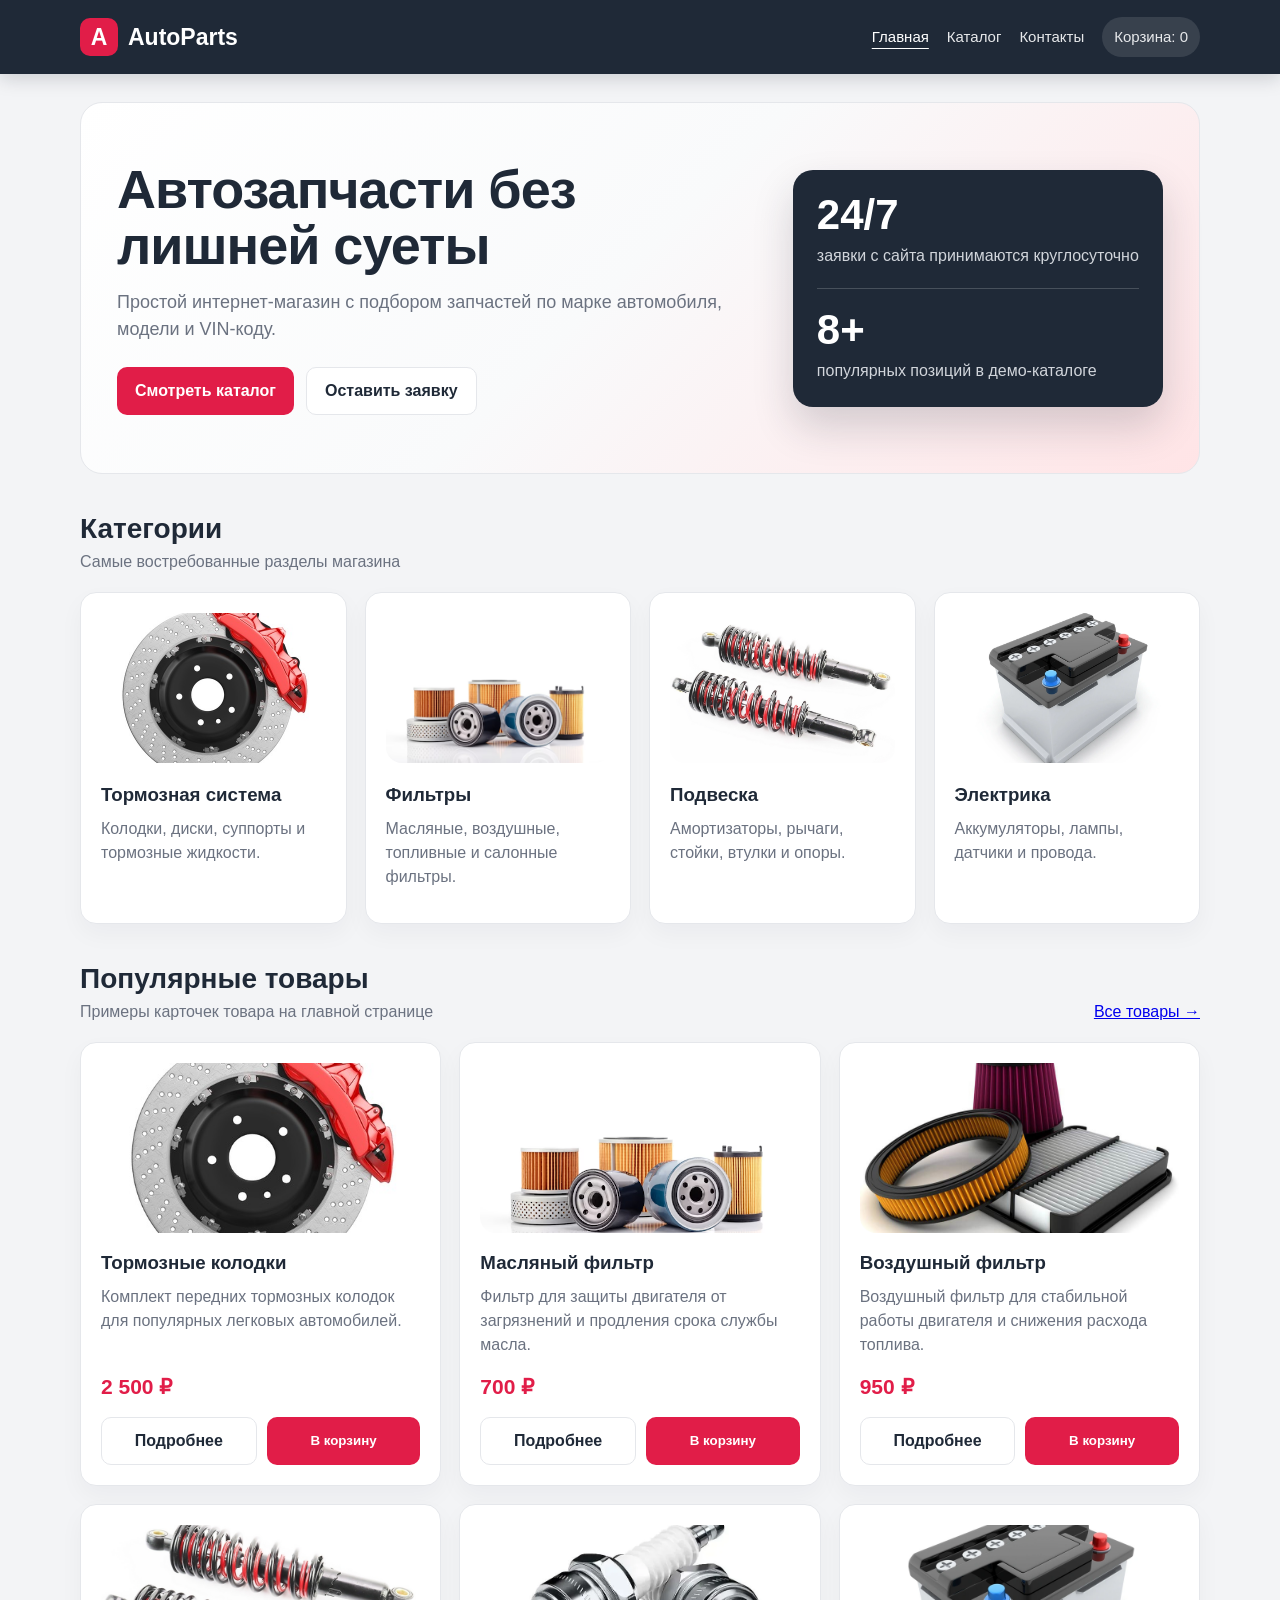
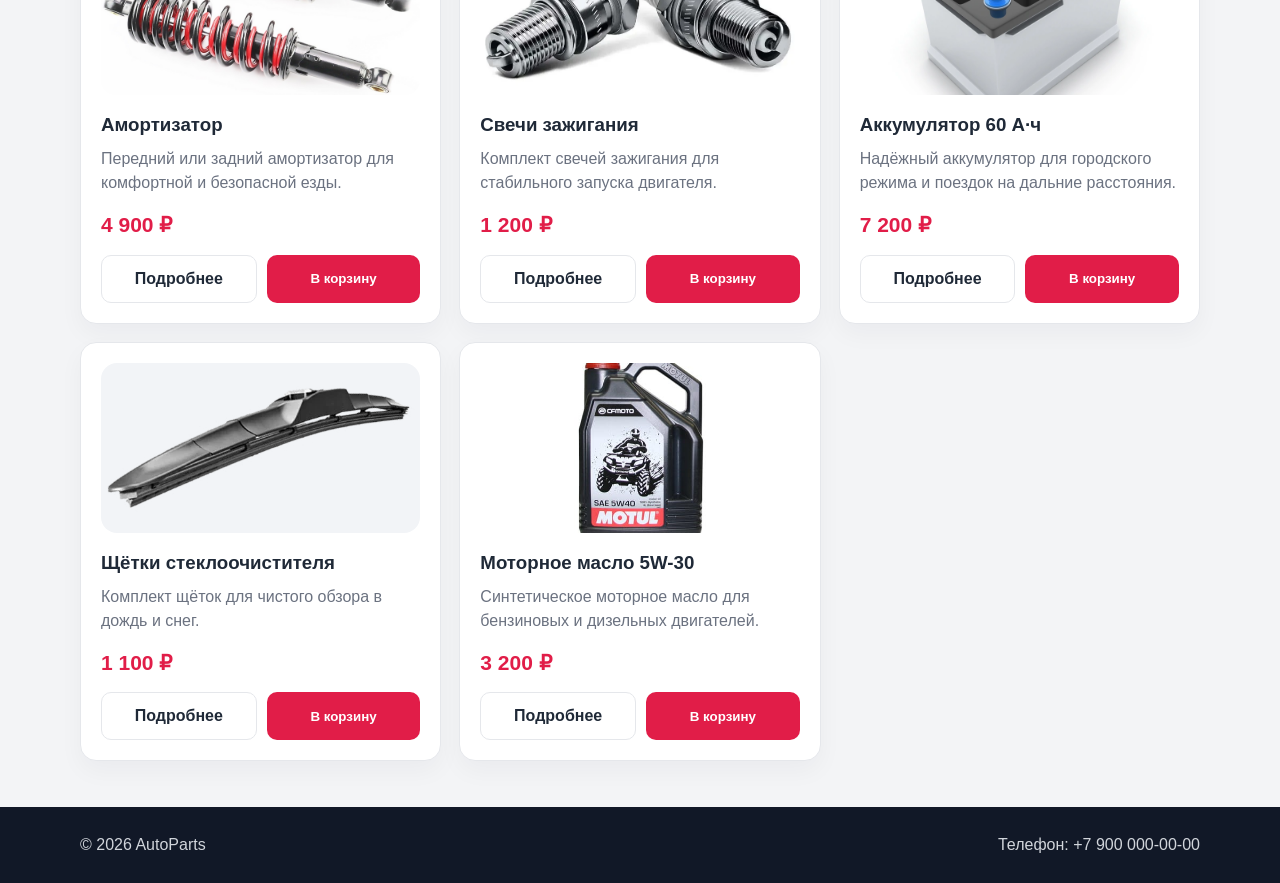
<file: index.html>
<!DOCTYPE html>
<html lang="ru">
<head>
  <meta charset="UTF-8">
  <meta name="viewport" content="width=device-width, initial-scale=1.0">
  <title>AutoParts — автозапчасти</title>
  <link rel="stylesheet" href="css/style.css">
</head>
<body>
  <header class="header">
    <div class="container header-inner">
      <a class="logo" href="index.html"><span class="logo-mark">A</span> AutoParts</a>
      <nav class="nav">
        <a href="index.html">Главная</a>
        <a href="catalog.html">Каталог</a>
        <a href="contacts.html">Контакты</a>
        <a class="cart-link" href="cart.html">Корзина: <span data-cart-count>0</span></a>
      </nav>
    </div>
  </header>

  <main class="container">
    <section class="hero">
      <div>
        <h1>Автозапчасти без лишней суеты</h1>
        <p>Простой интернет-магазин с подбором запчастей по марке автомобиля, модели и VIN-коду.</p>
        <div class="actions">
          <a class="btn" href="catalog.html">Смотреть каталог</a>
          <a class="btn secondary" href="contacts.html">Оставить заявку</a>
        </div>
      </div>
      <div class="hero-box">
        <strong>24/7</strong>
        <span>заявки с сайта принимаются круглосуточно</span>
        <hr style="border: 0; border-top: 1px solid rgba(255,255,255,.18); margin: 20px 0;">
        <strong>8+</strong>
        <span>популярных позиций в демо-каталоге</span>
      </div>
    </section>

    <section>
      <div class="section-title">
        <div>
          <h2>Категории</h2>
          <p>Самые востребованные разделы магазина</p>
        </div>
      </div>
      <div class="grid">
        <article class="card">
          <div class="category-images">
          <img src="images/kolodki.webp" alt="Тормозная система">
        </div>
          <h3>Тормозная система</h3>
          <p>Колодки, диски, суппорты и тормозные жидкости.</p>
        </article>
        <article class="card">
          <div class="category-images">
            <img src="images/masl_filtr.webp" alt="Фильтры">
          </div>
          <h3>Фильтры</h3>
          <p>Масляные, воздушные, топливные и салонные фильтры.</p>
        </article>
        <article class="card">
          <div class="category-images">
            <img src="images/amoriki.webp" alt="Подвеска">
          </div>
          <h3>Подвеска</h3>
          <p>Амортизаторы, рычаги, стойки, втулки и опоры.</p>
        </article>
        <article class="card">
          <div class="category-images">
            <img src="images/carbattery.webp" alt="Электрика">
          </div>
          <h3>Электрика</h3>
          <p>Аккумуляторы, лампы, датчики и провода.</p>
        </article>
      </div>
    </section>

    <section>
      <div class="section-title">
        <div>
          <h2>Популярные товары</h2>
          <p>Примеры карточек товара на главной странице</p>
        </div>
        <a href="catalog.html">Все товары →</a>
      </div>
      <div class="grid three" data-catalog></div>
    </section>
  </main>

  <footer class="footer">
    <div class="container footer-inner">
      <span>© 2026 AutoParts</span>
      <span>Телефон: +7 900 000-00-00</span>
    </div>
  </footer>

  <script src="js/main.js"></script>
</body>
</html>
</file>
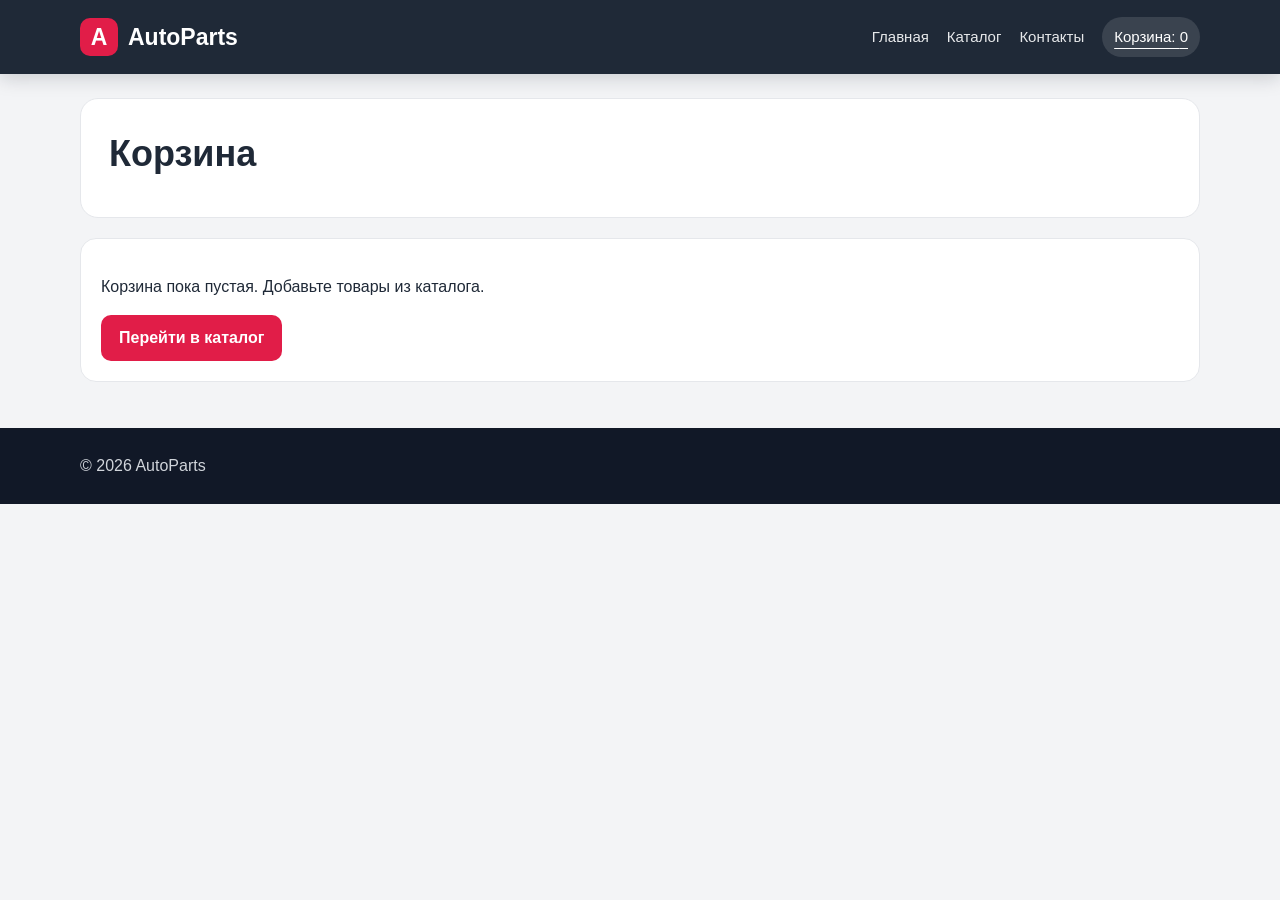
<file: cart.html>
<!DOCTYPE html>
<html lang="ru">
<head>
  <meta charset="UTF-8">
  <meta name="viewport" content="width=device-width, initial-scale=1.0">
  <title>Корзина — AutoParts</title>
  <link rel="stylesheet" href="css/style.css">
</head>
<body>
  <header class="header">
    <div class="container header-inner">
      <a class="logo" href="index.html"><span class="logo-mark">A</span> AutoParts</a>
      <nav class="nav">
        <a href="index.html">Главная</a>
        <a href="catalog.html">Каталог</a>
        <a href="contacts.html">Контакты</a>
        <a class="cart-link" href="cart.html">Корзина: <span data-cart-count>0</span></a>
      </nav>
    </div>
  </header>

  <main class="container">
    <section class="page-head">
      <h1>Корзина</h1>
    </section>

    <section class="cart-box" data-cart></section>
  </main>

  <footer class="footer">
    <div class="container footer-inner">
      <span>© 2026 AutoParts</span>
    </div>
  </footer>

  <script src="js/main.js"></script>
</body>
</html>
</file>
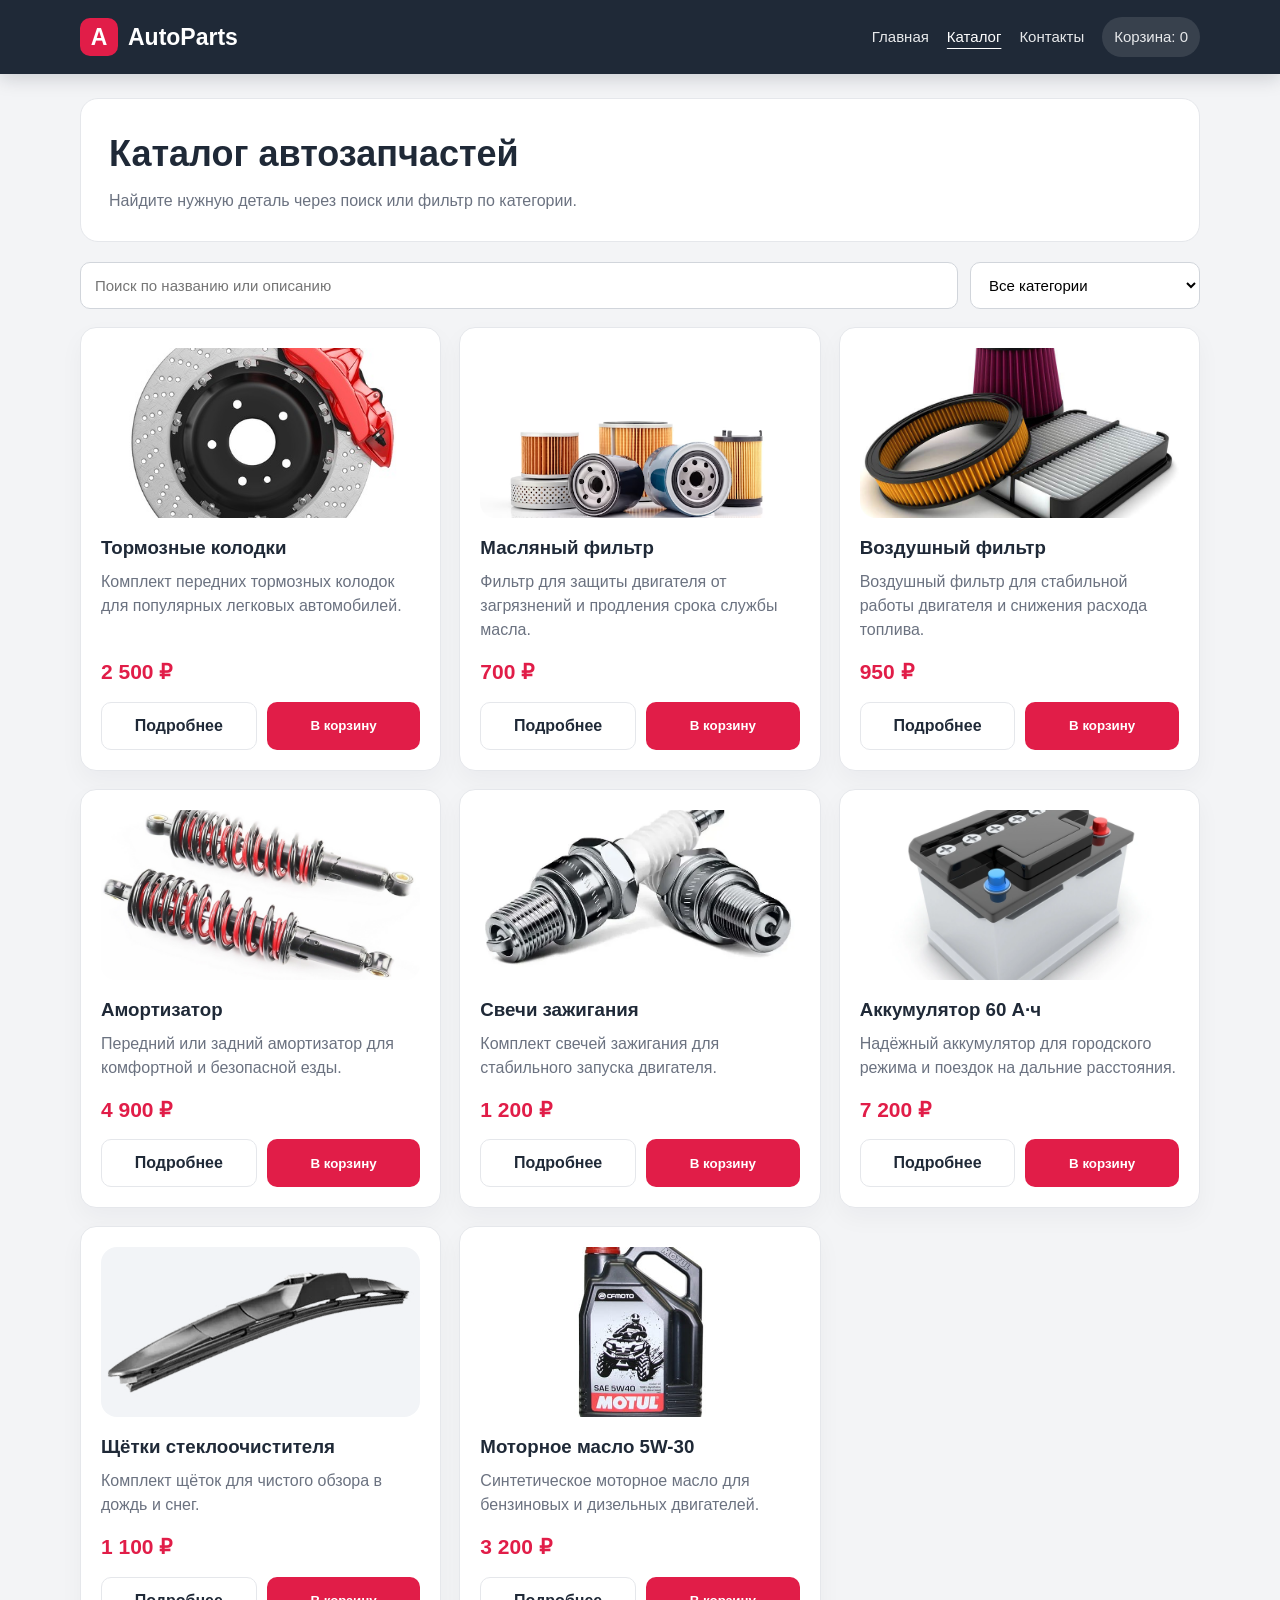
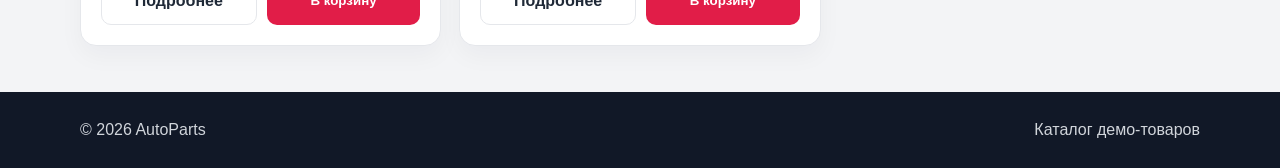
<file: catalog.html>
<!DOCTYPE html>
<html lang="ru">
<head>
  <meta charset="UTF-8">
  <meta name="viewport" content="width=device-width, initial-scale=1.0">
  <title>Каталог — AutoParts</title>
  <link rel="stylesheet" href="css/style.css">
</head>
<body>
  <header class="header">
    <div class="container header-inner">
      <a class="logo" href="index.html"><span class="logo-mark">A</span> AutoParts</a>
      <nav class="nav">
        <a href="index.html">Главная</a>
        <a href="catalog.html">Каталог</a>
        <a href="contacts.html">Контакты</a>
        <a class="cart-link" href="cart.html">Корзина: <span data-cart-count>0</span></a>
      </nav>
    </div>
  </header>

  <main class="container">
    <section class="page-head">
      <h1>Каталог автозапчастей</h1>
      <p>Найдите нужную деталь через поиск или фильтр по категории.</p>
    </section>

    <section class="filters">
      <input class="search-input" type="search" placeholder="Поиск по названию или описанию" data-search>
      <select class="select" data-category>
        <option value="all">Все категории</option>
        <option value="Тормозная система">Тормозная система</option>
        <option value="Фильтры">Фильтры</option>
        <option value="Подвеска">Подвеска</option>
        <option value="Двигатель">Двигатель</option>
        <option value="Электрика">Электрика</option>
        <option value="Кузов и стекло">Кузов и стекло</option>
        <option value="Масла и жидкости">Масла и жидкости</option>
      </select>
    </section>

    <section class="grid three" data-catalog></section>
  </main>

  <footer class="footer">
    <div class="container footer-inner">
      <span>© 2026 AutoParts</span>
      <span>Каталог демо-товаров</span>
    </div>
  </footer>

  <script src="js/main.js"></script>
</body>
</html>
</file>
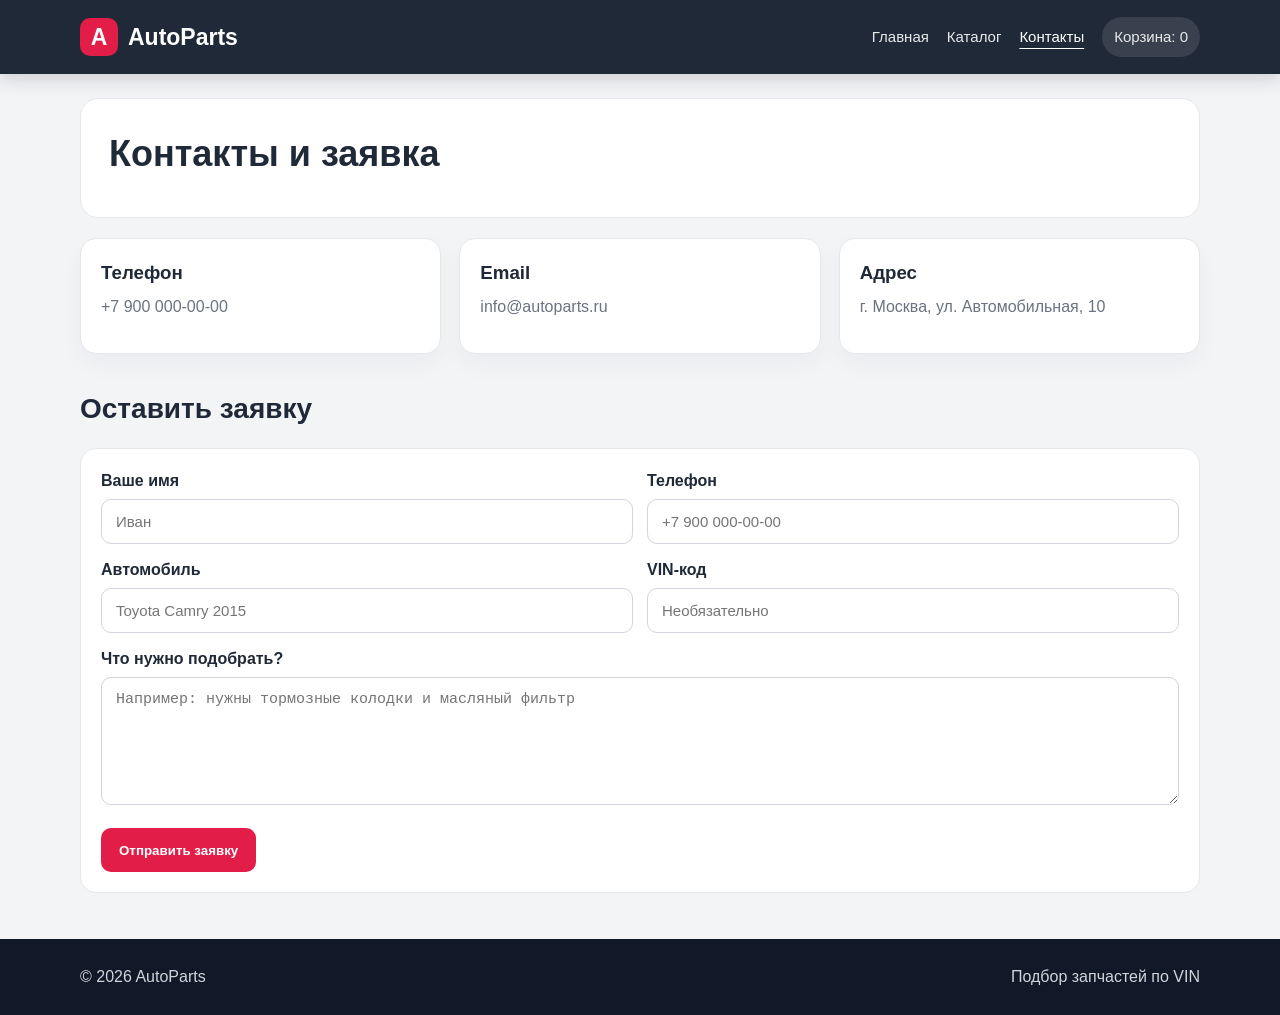
<file: contacts.html>
<!DOCTYPE html>
<html lang="ru">
<head>
  <meta charset="UTF-8">
  <meta name="viewport" content="width=device-width, initial-scale=1.0">
  <title>Контакты — AutoParts</title>
  <link rel="stylesheet" href="css/style.css">
</head>
<body>
  <header class="header">
    <div class="container header-inner">
      <a class="logo" href="index.html"><span class="logo-mark">A</span> AutoParts</a>
      <nav class="nav">
        <a href="index.html">Главная</a>
        <a href="catalog.html">Каталог</a>
        <a href="contacts.html">Контакты</a>
        <a class="cart-link" href="cart.html">Корзина: <span data-cart-count>0</span></a>
      </nav>
    </div>
  </header>

  <main class="container">
    <section class="page-head">
      <h1>Контакты и заявка</h1>
    </section>

    <section class="grid three">
      <article class="info-card">
        <h3>Телефон</h3>
        <p>+7 900 000-00-00</p>
      </article>
      <article class="info-card">
        <h3>Email</h3>
        <p>info@autoparts.ru</p>
      </article>
      <article class="info-card">
        <h3>Адрес</h3>
        <p>г. Москва, ул. Автомобильная, 10</p>
      </article>
    </section>

    <section class="section-title">
      <div>
        <h2>Оставить заявку</h2>
      </div>
    </section>

    <form class="form-box" data-demo-form>
      <div class="form-grid">
        <div>
          <label for="name">Ваше имя</label>
          <input class="input" id="name" type="text" placeholder="Иван" required>
        </div>
        <div>
          <label for="phone">Телефон</label>
          <input class="input" id="phone" type="tel" placeholder="+7 900 000-00-00" required>
        </div>
        <div>
          <label for="car">Автомобиль</label>
          <input class="input" id="car" type="text" placeholder="Toyota Camry 2015">
        </div>
        <div>
          <label for="vin">VIN-код</label>
          <input class="input" id="vin" type="text" placeholder="Необязательно">
        </div>
        <div class="full">
          <label for="message">Что нужно подобрать?</label>
          <textarea class="textarea" id="message" placeholder="Например: нужны тормозные колодки и масляный фильтр"></textarea>
        </div>
      </div>
      <button class="btn" type="submit" style="margin-top: 16px;">Отправить заявку</button>
    </form>
  </main>

  <footer class="footer">
    <div class="container footer-inner">
      <span>© 2026 AutoParts</span>
      <span>Подбор запчастей по VIN</span>
    </div>
  </footer>

  <script src="js/main.js"></script>
</body>
</html>
</file>
<file: css/style.css>
* {
  box-sizing: border-box;
}

:root {
  --dark: #1f2937;
  --dark-2: #111827;
  --accent: #e11d48;
  --accent-hover: #be123c;
  --bg: #f3f4f6;
  --card: #ffffff;
  --text: #1f2937;
  --muted: #6b7280;
  --border: #e5e7eb;
}

body {
  margin: 0;
  font-family: Arial, sans-serif;
  background: var(--bg);
  color: var(--text);
  line-height: 1.5;
}

.container {
  width: min(1120px, calc(100% - 32px));
  margin: 0 auto;
}

.header {
  background: var(--dark);
  color: #fff;
  position: sticky;
  top: 0;
  z-index: 10;
  box-shadow: 0 4px 18px rgba(17, 24, 39, 0.18);
}

.header-inner {
  min-height: 74px;
  display: flex;
  align-items: center;
  justify-content: space-between;
  gap: 20px;
}

.logo {
  color: #fff;
  text-decoration: none;
  display: flex;
  align-items: center;
  gap: 10px;
  font-size: 23px;
  font-weight: 700;
}

.logo-mark {
  width: 38px;
  height: 38px;
  display: grid;
  place-items: center;
  border-radius: 10px;
  background: var(--accent);
}

.nav {
  display: flex;
  align-items: center;
  gap: 18px;
  flex-wrap: wrap;
}

.nav a {
  color: #f9fafb;
  text-decoration: none;
  font-size: 15px;
  opacity: 0.92;
}

.nav a:hover,
.nav a.active {
  color: #fff;
  opacity: 1;
  text-decoration: underline;
  text-underline-offset: 6px;
}

.cart-link {
  background: rgba(255, 255, 255, 0.12);
  padding: 9px 12px;
  border-radius: 999px;
}

.hero {
  margin: 28px 0 32px;
  padding: 58px 36px;
  border-radius: 22px;
  background: linear-gradient(135deg, #ffffff 0%, #f9fafb 48%, #ffe4e6 100%);
  border: 1px solid var(--border);
  display: grid;
  grid-template-columns: 1.4fr 0.8fr;
  gap: 28px;
  align-items: center;
}

.hero h1 {
  margin: 0 0 16px;
  font-size: clamp(32px, 5vw, 54px);
  line-height: 1.04;
  letter-spacing: -1px;
}

.hero p {
  max-width: 640px;
  margin: 0 0 24px;
  color: var(--muted);
  font-size: 18px;
}

.hero-box {
  padding: 24px;
  border-radius: 20px;
  background: var(--dark);
  color: #fff;
  box-shadow: 0 20px 40px rgba(31, 41, 55, 0.18);
}

.hero-box strong {
  display: block;
  font-size: 42px;
  line-height: 1;
  margin-bottom: 8px;
}

.hero-box span {
  color: #d1d5db;
}

.actions {
  display: flex;
  gap: 12px;
  flex-wrap: wrap;
}

.btn {
  display: inline-flex;
  justify-content: center;
  align-items: center;
  min-height: 44px;
  padding: 11px 18px;
  border: 0;
  border-radius: 10px;
  background: var(--accent);
  color: #fff;
  font-weight: 700;
  text-decoration: none;
  cursor: pointer;
  transition: 0.2s ease;
}

.btn:hover {
  background: var(--accent-hover);
  transform: translateY(-1px);
}

.btn.secondary {
  background: #fff;
  color: var(--dark);
  border: 1px solid var(--border);
}

.btn.secondary:hover {
  background: #f9fafb;
}

.btn.dark {
  background: var(--dark);
}

.section-title {
  margin: 34px 0 18px;
  display: flex;
  justify-content: space-between;
  align-items: end;
  gap: 16px;
}

.section-title h2 {
  margin: 0;
  font-size: 28px;
}

.section-title p {
  margin: 0;
  color: var(--muted);
}

.grid {
  display: grid;
  grid-template-columns: repeat(4, 1fr);
  gap: 18px;
}

.grid.three {
  grid-template-columns: repeat(3, 1fr);
}

.card,
.product-card,
.info-card {
  background: var(--card);
  border: 1px solid var(--border);
  border-radius: 16px;
  padding: 20px;
  box-shadow: 0 10px 24px rgba(17, 24, 39, 0.04);
}

.category-images {
  width: 100%;
  height: 150px;
  margin-bottom: 18px;
  border-radius: 16px;
  overflow: hidden;
  background: #f2f4f7;
}

.category-images img {
  width: 100%;
  height: 100%;
  display: block;
  object-fit: cover;
}

.card h3,
.product-card h3,
.info-card h3 {
  margin: 0 0 8px;
}

.card p,
.product-card p,
.info-card p {
  margin: 0 0 14px;
  color: var(--muted);
}

.product-card {
  display: flex;
  flex-direction: column;
  min-height: 260px;
}

.product-image {
  width: 100%;
  height: 170px;
  margin-bottom: 16px;
  border-radius: 16px;
  overflow: hidden;
  background: #f2f4f7;
}

.product-image img {
  width: 100%;
  height: 100%;
  display: block;
  object-fit: cover;
}

.price {
  margin-top: auto;
  font-size: 21px;
  font-weight: 800;
  color: var(--accent);
}

.product-actions {
  display: flex;
  gap: 10px;
  margin-top: 14px;
}

.product-actions .btn {
  flex: 1;
  padding-inline: 12px;
}

.breadcrumbs {
  margin: 24px 0 8px;
  color: var(--muted);
  font-size: 14px;
}

.breadcrumbs a {
  color: var(--muted);
}

.page-head {
  margin: 24px 0 20px;
  padding: 28px;
  border-radius: 18px;
  background: #fff;
  border: 1px solid var(--border);
}

.page-head h1 {
  margin: 0 0 8px;
  font-size: 36px;
}

.page-head p {
  margin: 0;
  color: var(--muted);
}

.filters {
  display: flex;
  gap: 12px;
  flex-wrap: wrap;
  margin-bottom: 18px;
}

.search-input,
.select,
.input,
.textarea {
  width: 100%;
  padding: 13px 14px;
  border: 1px solid #d1d5db;
  border-radius: 10px;
  background: #fff;
  font-size: 15px;
  outline: none;
}

.search-input:focus,
.select:focus,
.input:focus,
.textarea:focus {
  border-color: var(--accent);
  box-shadow: 0 0 0 4px rgba(225, 29, 72, 0.08);
}

.filters .search-input {
  flex: 1 1 260px;
}

.filters .select {
  flex: 0 1 230px;
}

.product-detail {
  display: grid;
  grid-template-columns: 0.9fr 1.1fr;
  gap: 24px;
  margin: 24px 0;
}

.big-product-image {
  background: #fff;
  border-radius: 18px;
  overflow: hidden;
  min-height: 420px;
  display: flex;
  align-items: center;
  justify-content: center;
}

.product-detail-image img {
  width: 100%;
  height: 100%;
  max-height: 420px;
  object-fit: contain;
  display: block;
}

.product-info {
  padding: 28px;
  border-radius: 20px;
  background: #fff;
  border: 1px solid var(--border);
}

.product-info h1 {
  margin: 0 0 12px;
  font-size: 38px;
}

.product-info ul {
  padding-left: 20px;
  color: var(--muted);
}

.product-price {
  font-size: 34px;
  color: var(--accent);
  font-weight: 800;
  margin: 18px 0;
}

.table-wrap,
.cart-box,
.form-box {
  background: #fff;
  border: 1px solid var(--border);
  border-radius: 16px;
  padding: 20px;
  overflow-x: auto;
}

.table {
  width: 100%;
  border-collapse: collapse;
}

.table th,
.table td {
  padding: 14px 12px;
  border-bottom: 1px solid var(--border);
  text-align: left;
}

.table th {
  background: #f9fafb;
}

.cart-row {
  display: grid;
  grid-template-columns: 1fr auto auto;
  gap: 14px;
  align-items: center;
  padding: 14px 0;
  border-bottom: 1px solid var(--border);
}

.cart-product {
  display: flex;
  align-items: center;
  gap: 14px;
}

.cart-item-image {
  width: 72px;
  height: 72px;
  border-radius: 14px;
  overflow: hidden;
  background: #f3f4f6;
  flex-shrink: 0;
}

.cart-item-image img {
  width: 100%;
  height: 100%;
  display: block;
  object-fit: contain;
}

.cart-row:last-child {
  border-bottom: none;
}

.cart-row small {
  color: var(--muted);
}

.qty {
  display: inline-flex;
  align-items: center;
  gap: 8px;
}

.qty button,
.remove-btn {
  border: 1px solid var(--border);
  background: #fff;
  border-radius: 8px;
  padding: 8px 10px;
  cursor: pointer;
}

.remove-btn {
  color: var(--accent);
}

.cart-total {
  display: flex;
  justify-content: space-between;
  align-items: center;
  margin-top: 18px;
  padding-top: 18px;
  border-top: 2px solid var(--border);
  font-size: 22px;
  font-weight: 800;
}

.form-grid {
  display: grid;
  grid-template-columns: 1fr 1fr;
  gap: 14px;
}

.form-grid .full {
  grid-column: 1 / -1;
}

label {
  display: block;
  margin-bottom: 6px;
  font-weight: 700;
}

.textarea {
  min-height: 128px;
  resize: vertical;
}

.notice {
  margin-top: 12px;
  color: var(--muted);
  font-size: 14px;
}

.footer {
  margin-top: 46px;
  padding: 26px 0;
  background: var(--dark-2);
  color: #d1d5db;
}

.footer-inner {
  display: flex;
  justify-content: space-between;
  gap: 20px;
  flex-wrap: wrap;
}

.footer a {
  color: #fff;
}

@media (max-width: 900px) {
  .hero,
  .product-detail {
    grid-template-columns: 1fr;
  }

  .grid,
  .grid.three {
    grid-template-columns: repeat(2, 1fr);
  }
}

@media (max-width: 620px) {
  .header-inner {
    align-items: flex-start;
    flex-direction: column;
    padding: 16px 0;
  }

  .nav {
    gap: 12px;
  }

  .hero {
    padding: 32px 20px;
  }

  .grid,
  .grid.three,
  .form-grid {
    grid-template-columns: 1fr;
  }

  .cart-row {
    grid-template-columns: 1fr;
  }
}
</file>
